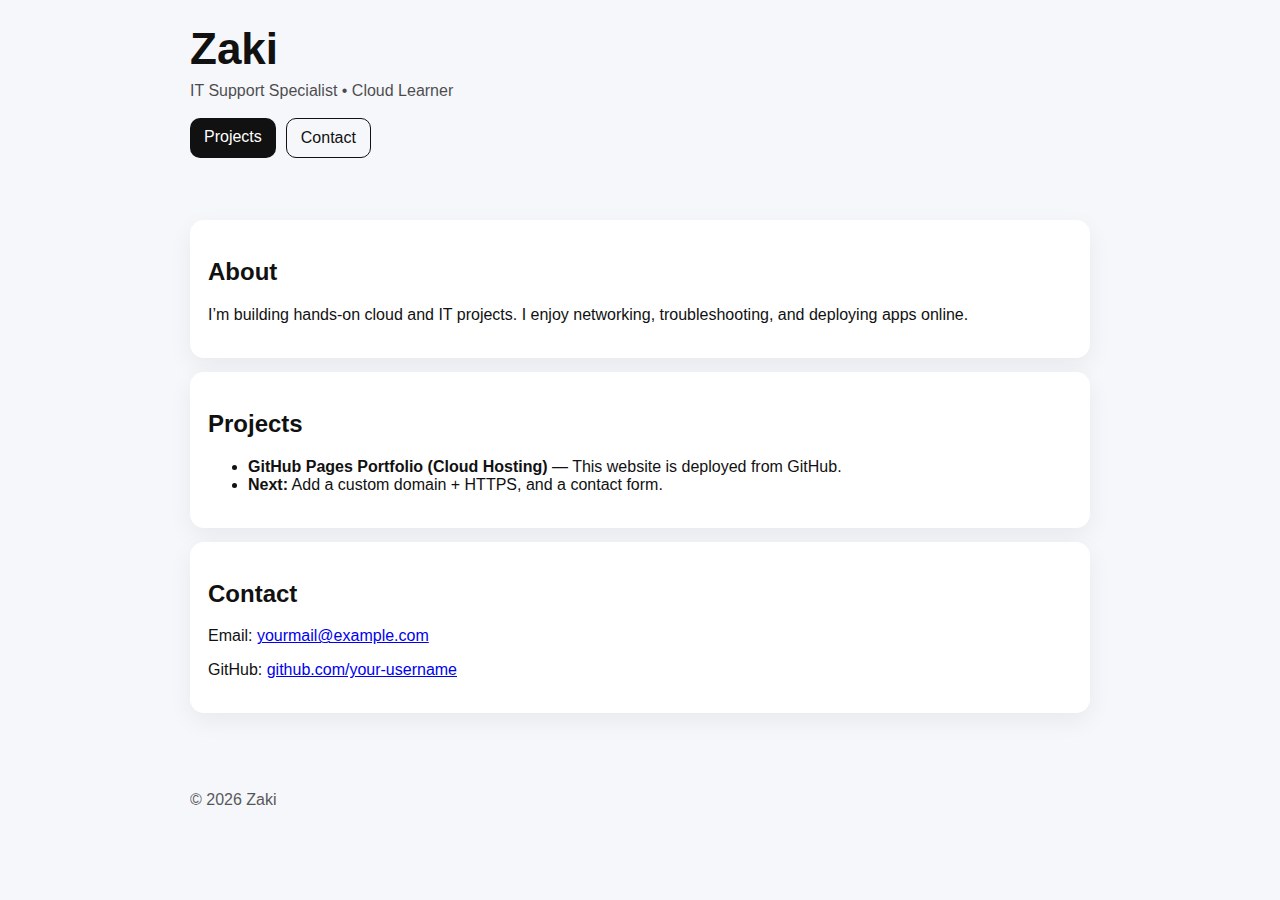
<file: INDEX.HTML>
<!doctype html>
<html lang="en">
<head>
  <meta charset="utf-8" />
  <meta name="viewport" content="width=device-width, initial-scale=1" />
  <title>Zaki | IT Support & Cloud Learner</title>
  <link rel="stylesheet" href="style.css" />
</head>
<body>
  <header class="container">
    <h1>Zaki</h1>
    <p class="subtitle">IT Support Specialist • Cloud Learner</p>
    <div class="buttons">
      <a class="btn" href="#projects">Projects</a>
      <a class="btn outline" href="#contact">Contact</a>
    </div>
  </header>

  <main class="container">
    <section class="card">
      <h2>About</h2>
      <p>
        I’m building hands-on cloud and IT projects. I enjoy networking, troubleshooting,
        and deploying apps online.
      </p>
    </section>

    <section id="projects" class="card">
      <h2>Projects</h2>
      <ul>
        <li><b>GitHub Pages Portfolio (Cloud Hosting)</b> — This website is deployed from GitHub.</li>
        <li><b>Next:</b> Add a custom domain + HTTPS, and a contact form.</li>
      </ul>
    </section>

    <section id="contact" class="card">
      <h2>Contact</h2>
      <p>Email: <a href="mailto:yourmail@example.com">yourmail@example.com</a></p>
      <p>GitHub: <a href="https://github.com/" target="_blank" rel="noreferrer">github.com/your-username</a></p>
    </section>
  </main>

  <footer class="container footer">
    <p>© <span id="year"></span> Zaki</p>
  </footer>

  <script>
    document.getElementById("year").textContent = new Date().getFullYear();
  </script>
</body>
</html>
</file>
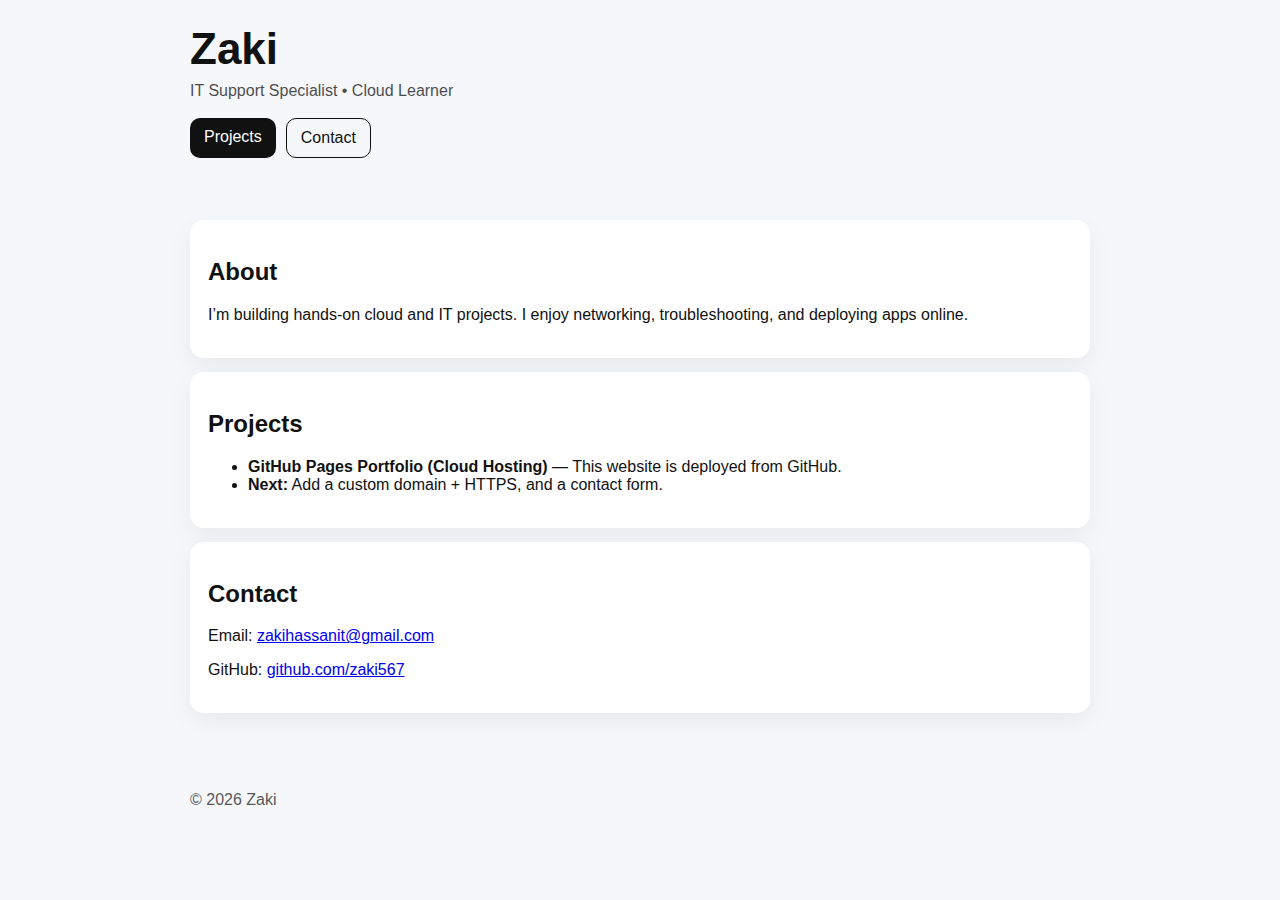
<file: index.html>
<!doctype html>
<html lang="en">
<head>
  <meta charset="utf-8" />
  <meta name="viewport" content="width=device-width, initial-scale=1" />
  <title>Zaki | IT Support & Cloud Learner</title>
  <link rel="stylesheet" href="style.css" />
</head>
<body>
  <header class="container">
    <h1>Zaki</h1>
    <p class="subtitle">IT Support Specialist • Cloud Learner</p>
    <div class="buttons">
      <a class="btn" href="#projects">Projects</a>
      <a class="btn outline" href="#contact">Contact</a>
    </div>
  </header>

  <main class="container">
    <section class="card">
      <h2>About</h2>
      <p>
        I’m building hands-on cloud and IT projects. I enjoy networking, troubleshooting,
        and deploying apps online.
      </p>
    </section>

    <section id="projects" class="card">
      <h2>Projects</h2>
      <ul>
        <li><b>GitHub Pages Portfolio (Cloud Hosting)</b> — This website is deployed from GitHub.</li>
        <li><b>Next:</b> Add a custom domain + HTTPS, and a contact form.</li>
      </ul>
    </section>

    <section id="contact" class="card">
      <h2>Contact</h2>
     <p>Email: <a href="mailto:zakihassanit@gmail.com">zakihassanit@gmail.com</a></p>
<p>GitHub: <a href="https://github.com/zaki567" target="_blank" rel="noreferrer">github.com/zaki567</a></p>

    </section>
  </main>

  <footer class="container footer">
    <p>© <span id="year"></span> Zaki</p>
  </footer>

  <script>
    document.getElementById("year").textContent = new Date().getFullYear();
  </script>
</body>
</html>
</file>
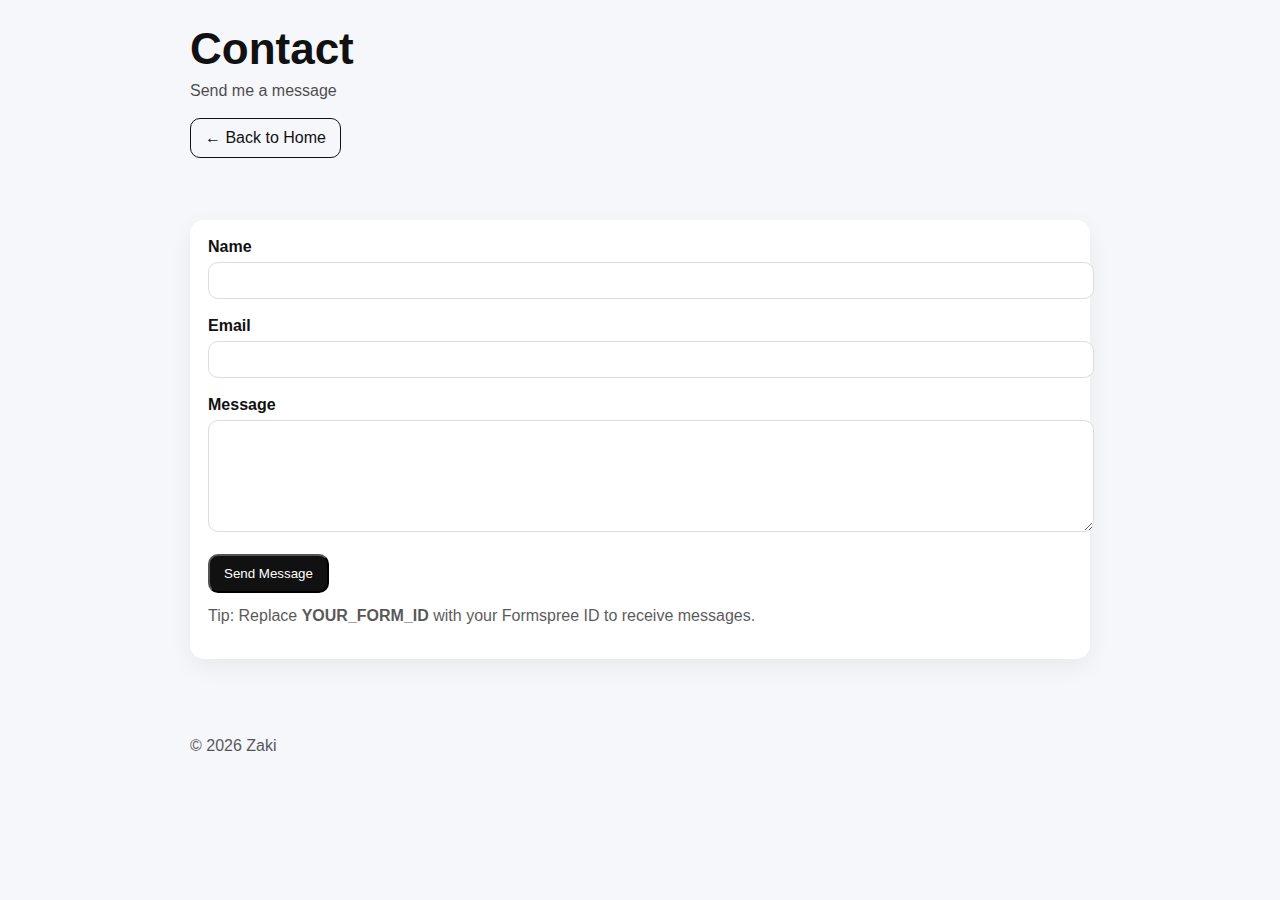
<file: contact.html>
<!doctype html>
<html lang="en">
<head>
  <meta charset="utf-8" />
  <meta name="viewport" content="width=device-width, initial-scale=1" />
  <title>Contact | Zaki</title>
  <link rel="stylesheet" href="style.css" />
</head>
<body>
  <header class="container">
    <h1>Contact</h1>
    <p class="subtitle">Send me a message</p>
    <div class="buttons">
      <a class="btn outline" href="index.html">← Back to Home</a>
    </div>
  </header>

  <main class="container">
    <section class="card">
      <!-- 1) Replace YOUR_FORM_ID after creating Formspree form -->
      <form action="https://formspree.io/f/YOUR_FORM_ID" method="POST">
        <label><b>Name</b></label><br>
        <input name="name" required style="width:100%;padding:10px;border-radius:10px;border:1px solid #ddd;margin-top:6px;"><br><br>

        <label><b>Email</b></label><br>
        <input type="email" name="email" required style="width:100%;padding:10px;border-radius:10px;border:1px solid #ddd;margin-top:6px;"><br><br>

        <label><b>Message</b></label><br>
        <textarea name="message" rows="6" required style="width:100%;padding:10px;border-radius:10px;border:1px solid #ddd;margin-top:6px;"></textarea><br><br>

        <button class="btn" type="submit">Send Message</button>
      </form>

      <p style="margin-top:14px;opacity:.7;">
        Tip: Replace <b>YOUR_FORM_ID</b> with your Formspree ID to receive messages.
      </p>
    </section>
  </main>

  <footer class="container footer">
    <p>© <span id="year"></span> Zaki</p>
  </footer>

  <script>
    document.getElementById("year").textContent = new Date().getFullYear();
  </script>
</body>
</html>
</file>
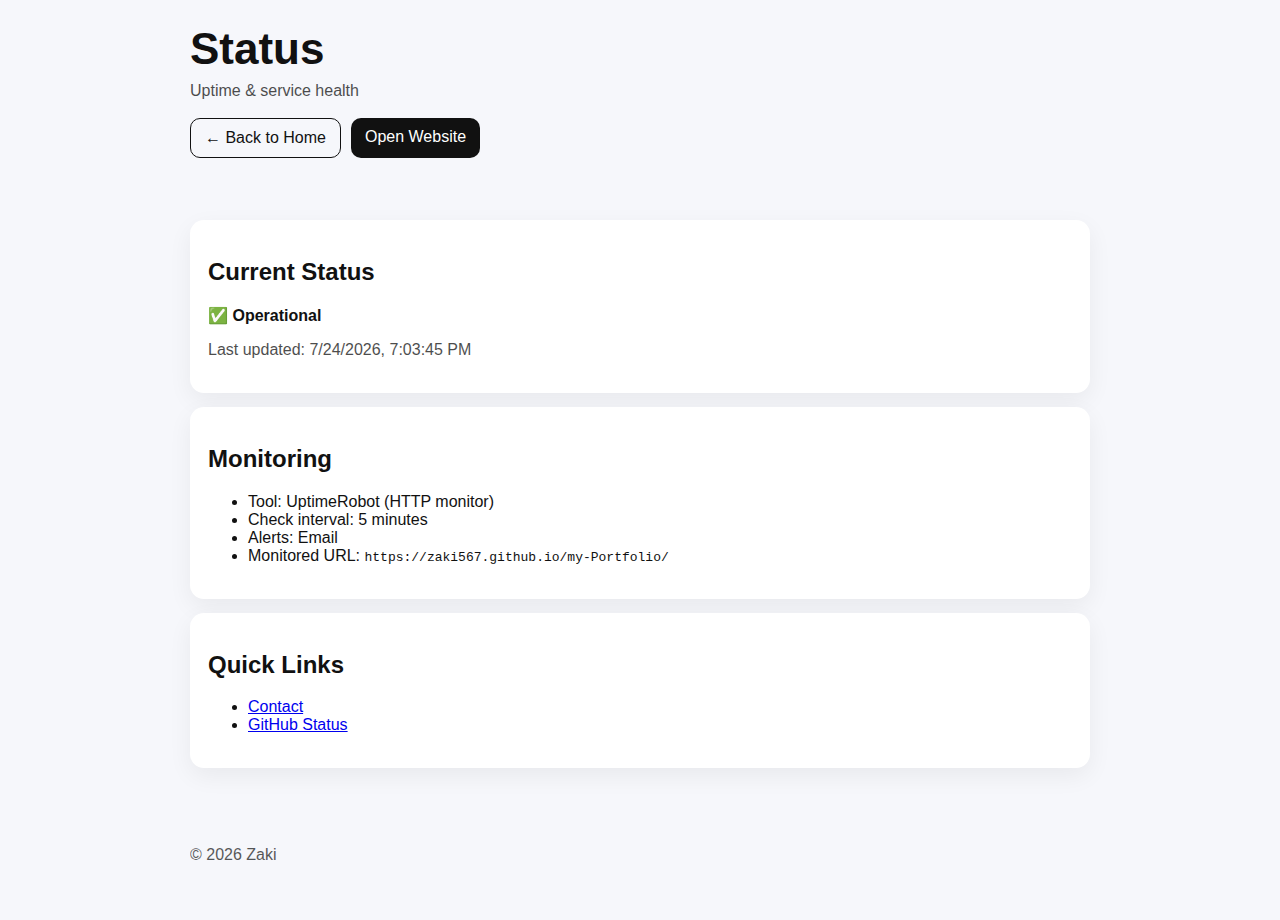
<file: status.html>
<!doctype html>
<html lang="en">
<head>
  <meta charset="utf-8" />
  <meta name="viewport" content="width=device-width, initial-scale=1" />
  <title>Status | Zaki</title>
  <link rel="stylesheet" href="style.css" />
</head>
<body>
  <header class="container">
    <h1>Status</h1>
    <p class="subtitle">Uptime & service health</p>
    <div class="buttons">
      <a class="btn outline" href="index.html">← Back to Home</a>
      <a class="btn" href="https://zaki567.github.io/my-Portfolio/" target="_blank" rel="noreferrer">Open Website</a>
    </div>
  </header>

  <main class="container">
    <section class="card">
      <h2>Current Status</h2>
      <p>✅ <b>Operational</b></p>
      <p style="opacity:.75;margin-top:8px;">
        Last updated: <span id="ts"></span>
      </p>
    </section>

    <section class="card">
      <h2>Monitoring</h2>
      <ul>
        <li>Tool: UptimeRobot (HTTP monitor)</li>
        <li>Check interval: 5 minutes</li>
        <li>Alerts: Email</li>
        <li>Monitored URL: <code>https://zaki567.github.io/my-Portfolio/</code></li>
      </ul>
    </section>

    <section class="card">
      <h2>Quick Links</h2>
      <ul>
        <li><a href="contact.html">Contact</a></li>
        <li><a href="https://www.githubstatus.com/" target="_blank" rel="noreferrer">GitHub Status</a></li>
      </ul>
    </section>
  </main>

  <footer class="container footer">
    <p>© <span id="year"></span> Zaki</p>
  </footer>

  <script>
    document.getElementById("year").textContent = new Date().getFullYear();
    document.getElementById("ts").textContent = new Date().toLocaleString();
  </script>
</body>
</html>
</file>
<file: style.css>
:root { font-family: Arial, Helvetica, sans-serif; }
body { margin: 0; background: #f6f7fb; color: #111; }
.container { max-width: 900px; margin: 0 auto; padding: 24px; }
header { padding-top: 40px; padding-bottom: 10px; }
h1 { margin: 0; font-size: 44px; }
.subtitle { margin: 8px 0 18px; opacity: .75; }
.card { background: white; border-radius: 14px; padding: 18px 18px; margin: 14px 0; box-shadow: 0 8px 24px rgba(0,0,0,.06); }
.buttons { display: flex; gap: 10px; }
.btn { display: inline-block; padding: 10px 14px; border-radius: 10px; background: #111; color: white; text-decoration: none; }
.btn.outline { background: transparent; color: #111; border: 1px solid #111; }
.footer { opacity: .7; padding-bottom: 40px; }
</file>
